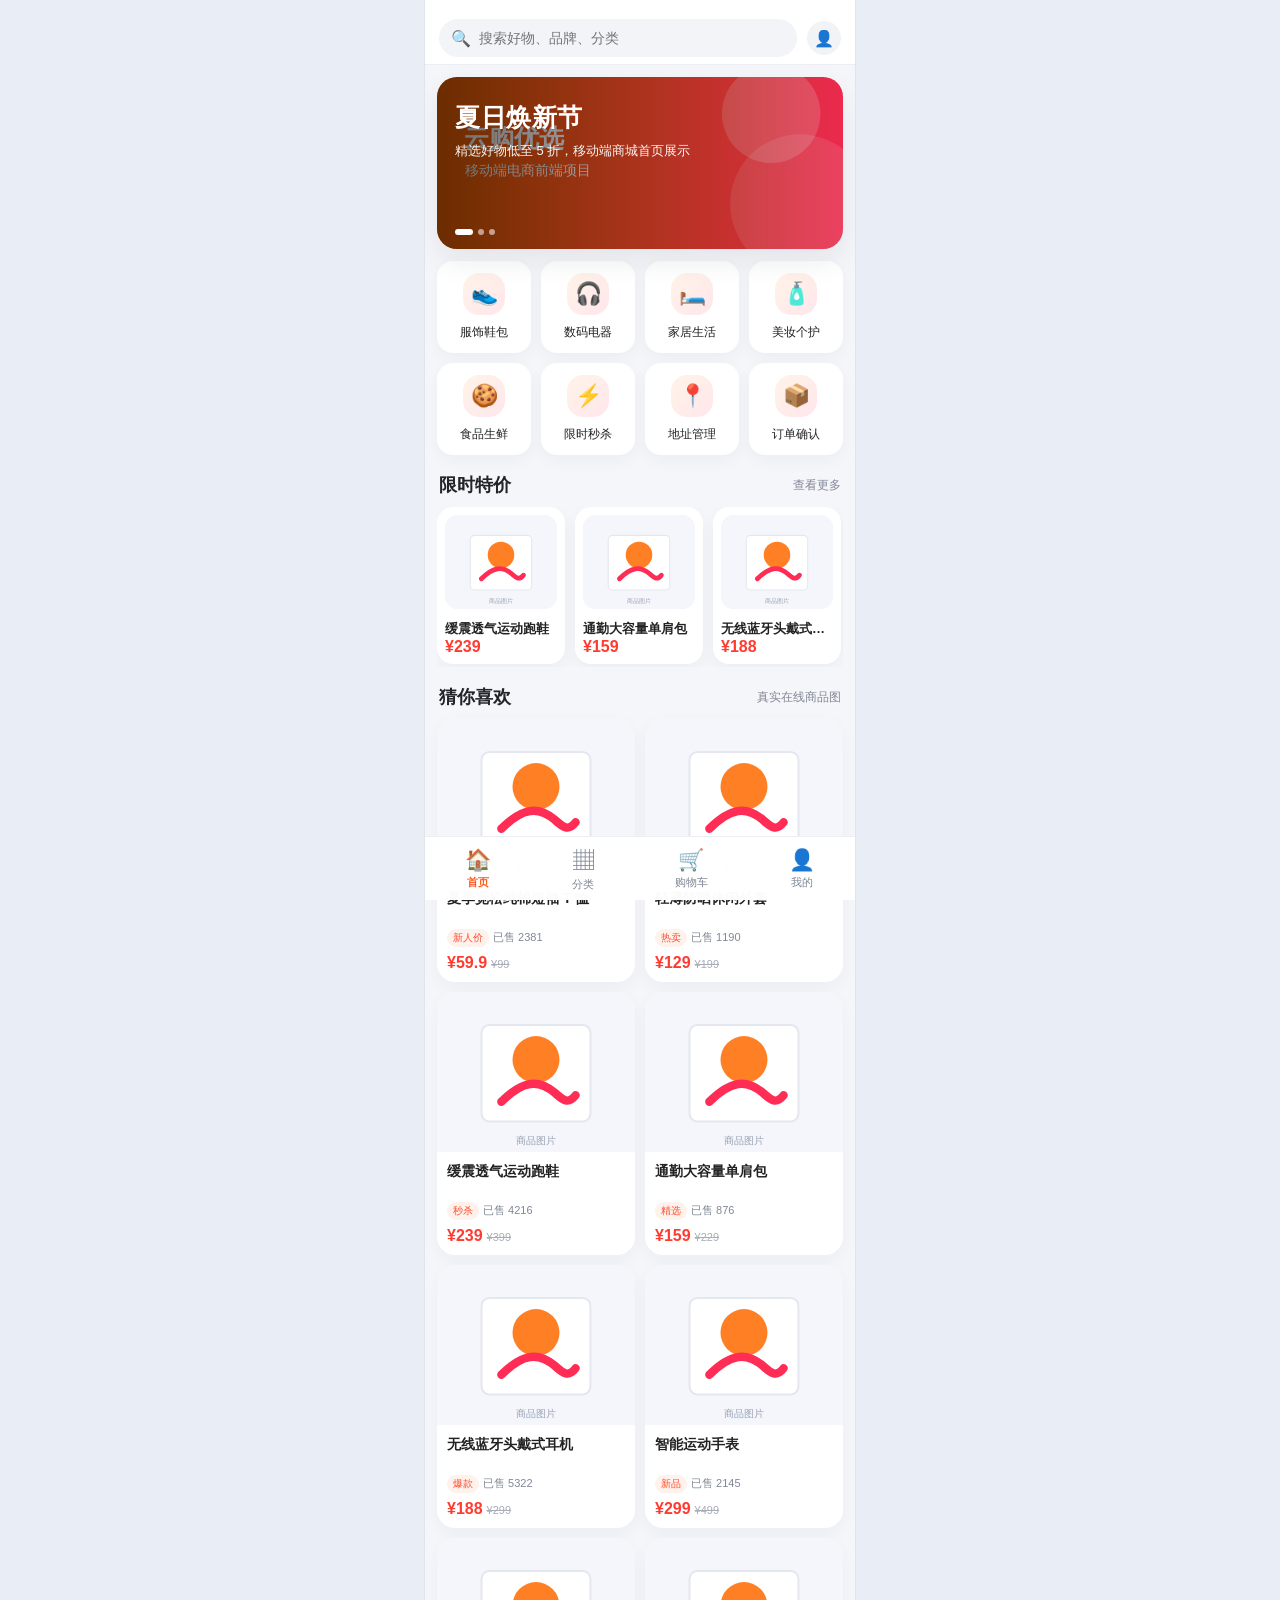
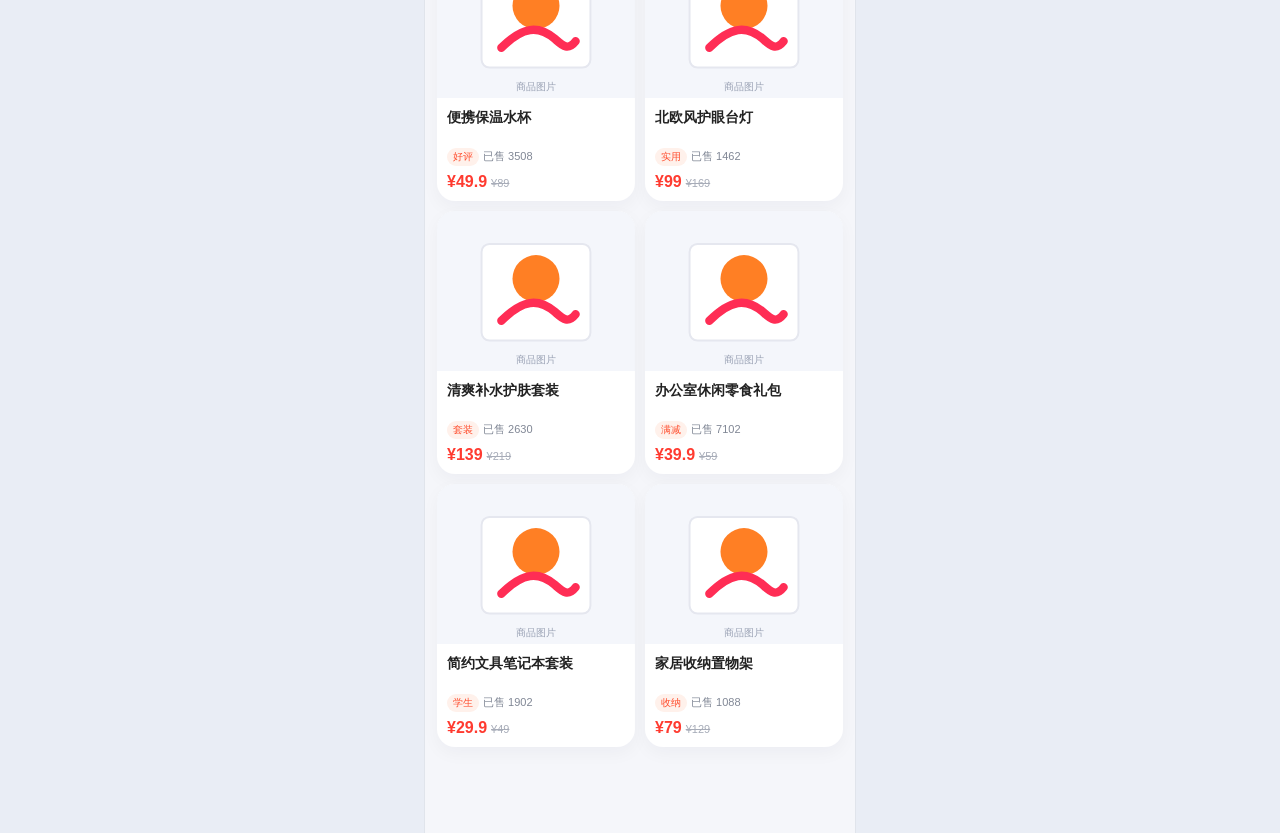
<file: mobile-mall-submit-fixed/index.html>
<!DOCTYPE html>
<html lang="zh-CN">
<head>
  <meta charset="UTF-8">
  <meta name="viewport" content="width=device-width, initial-scale=1.0">
  <title>云购优选 - 移动端电商首页</title>
  <link rel="stylesheet" href="css/style.css">
</head>
<body data-page="home">
  <main class="phone-shell">
    <div class="status-bar"></div>
    <header class="app-header">
      <div class="header-row">
        <div class="search-box">🔍 <input id="homeSearch" placeholder="搜索好物、品牌、分类"></div>
        <a class="icon-btn" href="user.html">👤</a>
      </div>
    </header>
    <section class="content">
      <div class="banner"></div>
      <div class="quick-grid">
        <a class="quick-item" href="category.html"><div class="quick-icon">👟</div><span>服饰鞋包</span></a>
        <a class="quick-item" href="category.html"><div class="quick-icon">🎧</div><span>数码电器</span></a>
        <a class="quick-item" href="category.html"><div class="quick-icon">🛏️</div><span>家居生活</span></a>
        <a class="quick-item" href="category.html"><div class="quick-icon">🧴</div><span>美妆个护</span></a>
        <a class="quick-item" href="category.html"><div class="quick-icon">🍪</div><span>食品生鲜</span></a>
        <a class="quick-item" href="list.html"><div class="quick-icon">⚡</div><span>限时秒杀</span></a>
        <a class="quick-item" href="address.html"><div class="quick-icon">📍</div><span>地址管理</span></a>
        <a class="quick-item" href="order.html"><div class="quick-icon">📦</div><span>订单确认</span></a>
      </div>
      <div class="section-title"><h3>限时特价</h3><a href="list.html">查看更多</a></div>
      <div class="flash-row" id="flashProducts"></div>
      <div class="section-title"><h3>猜你喜欢</h3><span>真实在线商品图</span></div>
      <div class="product-grid" id="homeProducts"></div>
    </section>
    <nav class="tabbar"></nav>
  </main>
  <script src="js/data.js"></script>
  <script src="js/main.js"></script>
</body>
</html>
</file>
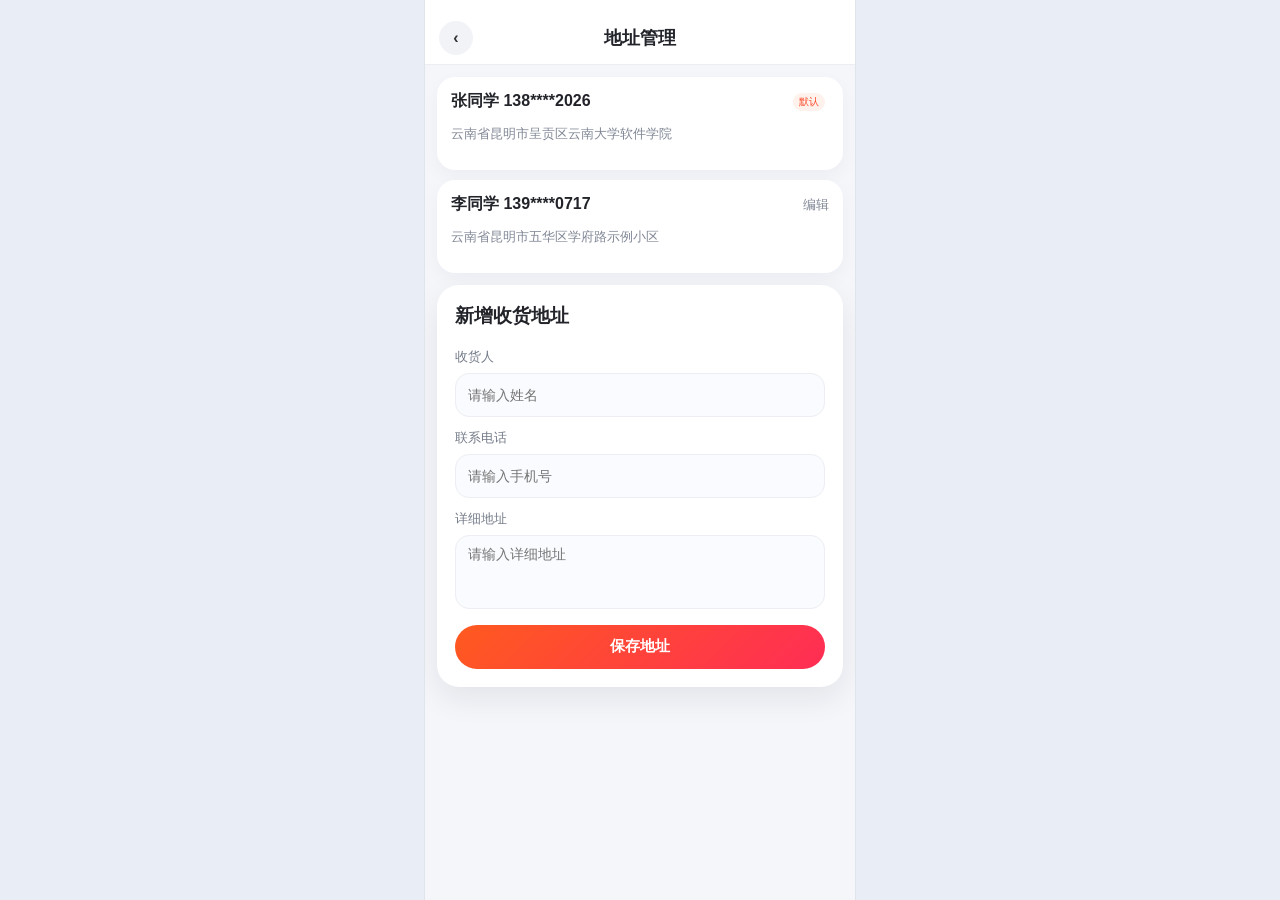
<file: mobile-mall-submit-fixed/address.html>
<!DOCTYPE html>
<html lang="zh-CN">
<head>
  <meta charset="UTF-8">
  <meta name="viewport" content="width=device-width, initial-scale=1.0">
  <title>地址管理 - 云购优选</title>
  <link rel="stylesheet" href="css/style.css">
</head>
<body data-page="address">
  <main class="phone-shell">
    <div class="status-bar"></div>
    <header class="app-header"><div class="header-row"><a class="back" href="user.html">‹</a><div class="page-title">地址管理</div><span style="width:34px"></span></div></header>
    <section class="content">
      <div id="addressList"></div>
      <div class="form-card">
        <h3 style="margin-top:0">新增收货地址</h3>
        <form>
          <div class="input-group"><label>收货人</label><input required placeholder="请输入姓名"></div>
          <div class="input-group"><label>联系电话</label><input required placeholder="请输入手机号"></div>
          <div class="input-group"><label>详细地址</label><textarea required placeholder="请输入详细地址"></textarea></div>
          <button class="btn block" type="submit">保存地址</button>
        </form>
      </div>
    </section>
  </main>
  <script src="js/data.js"></script><script src="js/main.js"></script>
</body>
</html>
</file>
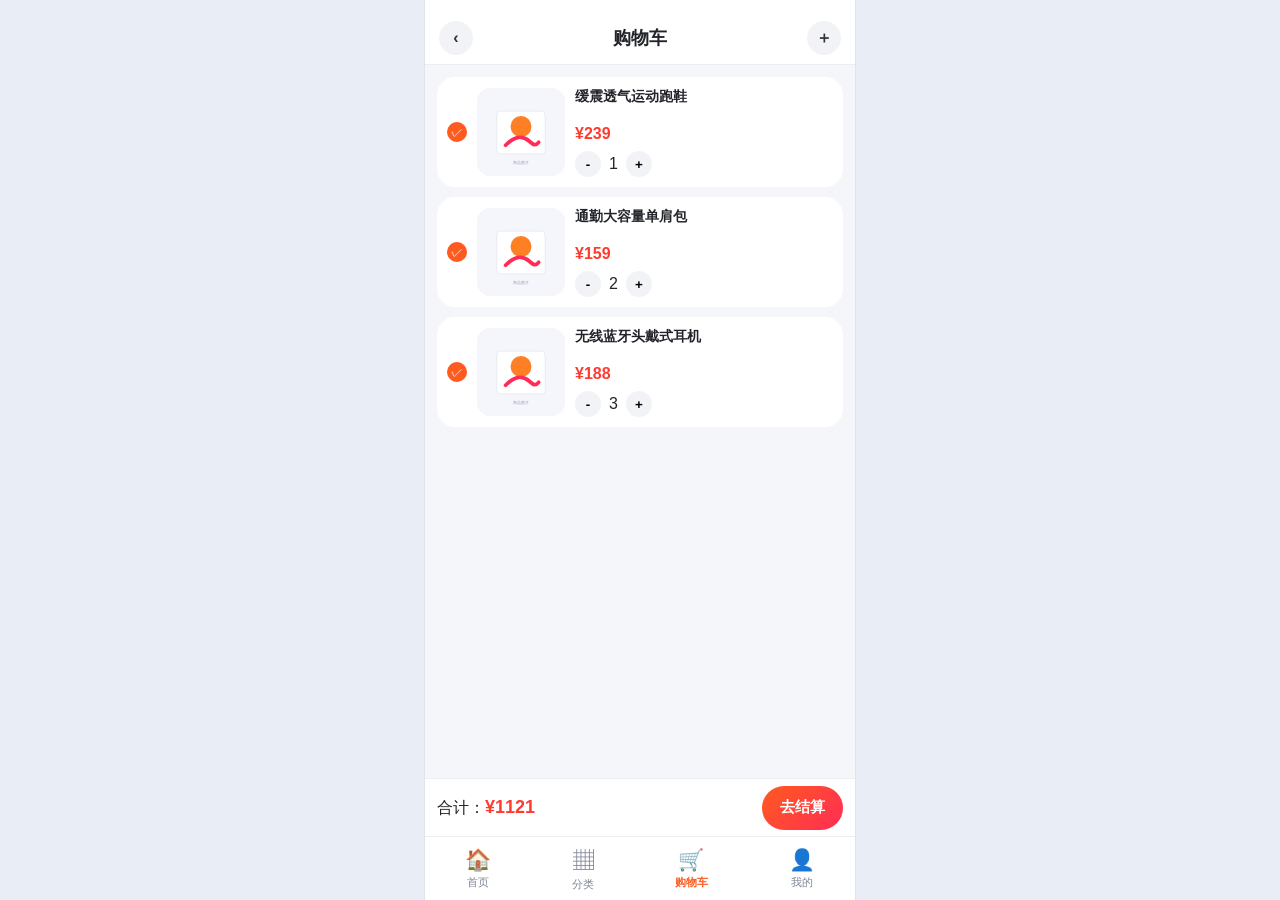
<file: mobile-mall-submit-fixed/cart.html>
<!DOCTYPE html>
<html lang="zh-CN">
<head>
  <meta charset="UTF-8">
  <meta name="viewport" content="width=device-width, initial-scale=1.0">
  <title>购物车 - 云购优选</title>
  <link rel="stylesheet" href="css/style.css">
</head>
<body data-page="cart">
  <main class="phone-shell">
    <div class="status-bar"></div>
    <header class="app-header"><div class="header-row"><a class="back" href="index.html">‹</a><div class="page-title">购物车</div><a class="icon-btn" href="list.html">＋</a></div></header>
    <section class="content"><div id="cartList"></div></section>
    <div class="settle-bar"><div>合计：<span class="total" id="cartTotal">¥0</span></div><a class="btn" href="order.html">去结算</a></div>
    <nav class="tabbar"></nav>
  </main>
  <script src="js/data.js"></script>
  <script src="js/main.js"></script>
</body>
</html>
</file>
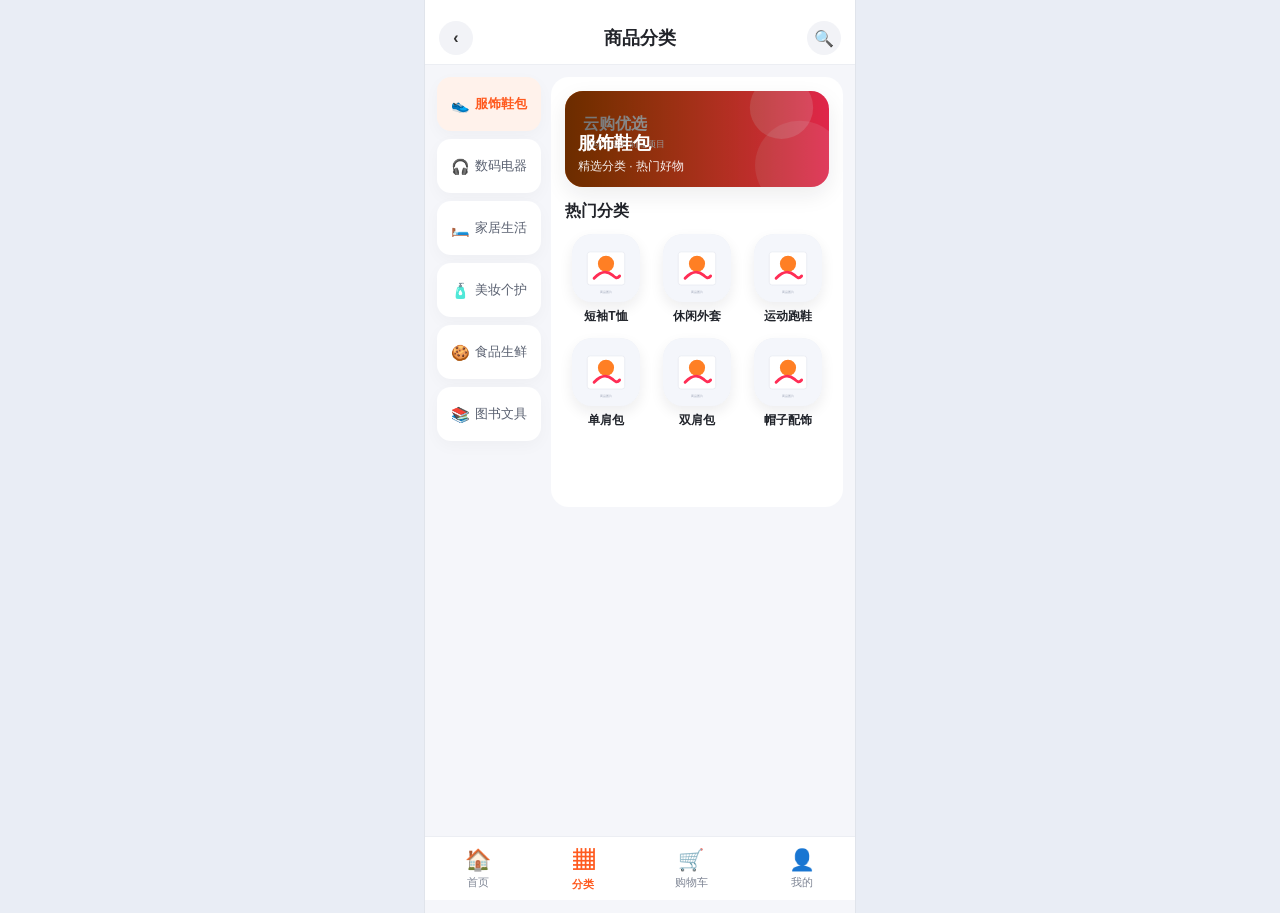
<file: mobile-mall-submit-fixed/category.html>
<!DOCTYPE html>
<html lang="zh-CN">
<head>
  <meta charset="UTF-8">
  <meta name="viewport" content="width=device-width, initial-scale=1.0">
  <title>商品分类 - 云购优选</title>
  <link rel="stylesheet" href="css/style.css">
</head>
<body data-page="category">
  <main class="phone-shell">
    <div class="status-bar"></div>
    <header class="app-header"><div class="header-row"><a class="back" href="index.html">‹</a><div class="page-title">商品分类</div><a class="icon-btn" href="list.html">🔍</a></div></header>
    <section class="content">
      <div class="category-layout">
        <aside class="category-side" id="categorySide"></aside>
        <section class="category-main" id="categoryMain"></section>
      </div>
    </section>
    <nav class="tabbar"></nav>
  </main>
  <script src="js/data.js"></script>
  <script src="js/main.js"></script>
</body>
</html>
</file>
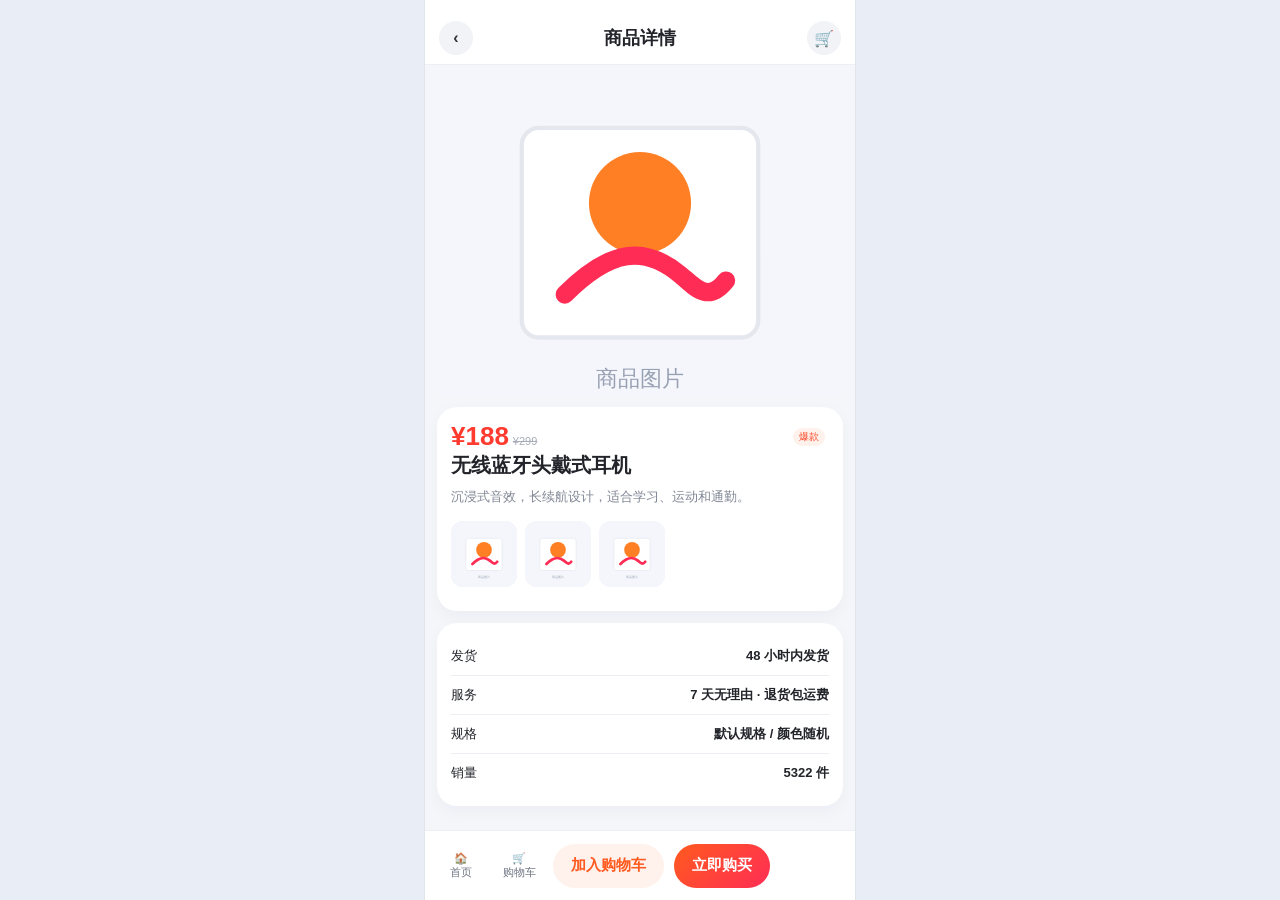
<file: mobile-mall-submit-fixed/detail.html>
<!DOCTYPE html>
<html lang="zh-CN">
<head>
  <meta charset="UTF-8">
  <meta name="viewport" content="width=device-width, initial-scale=1.0">
  <title>商品详情 - 云购优选</title>
  <link rel="stylesheet" href="css/style.css">
</head>
<body data-page="detail">
  <main class="phone-shell">
    <div class="status-bar"></div>
    <header class="app-header"><div class="header-row"><a class="back" href="list.html">‹</a><div class="page-title">商品详情</div><a class="icon-btn" href="cart.html">🛒</a></div></header>
    <section id="detailPage" style="padding-bottom:82px"></section>
    <div class="buybar"><a class="mini" href="index.html">🏠<br>首页</a><a class="mini" href="cart.html">🛒<br>购物车</a><button class="btn light" id="addCart">加入购物车</button><button class="btn" id="buyNow">立即购买</button></div>
  </main>
  <script src="js/data.js"></script>
  <script src="js/main.js"></script>
</body>
</html>
</file>
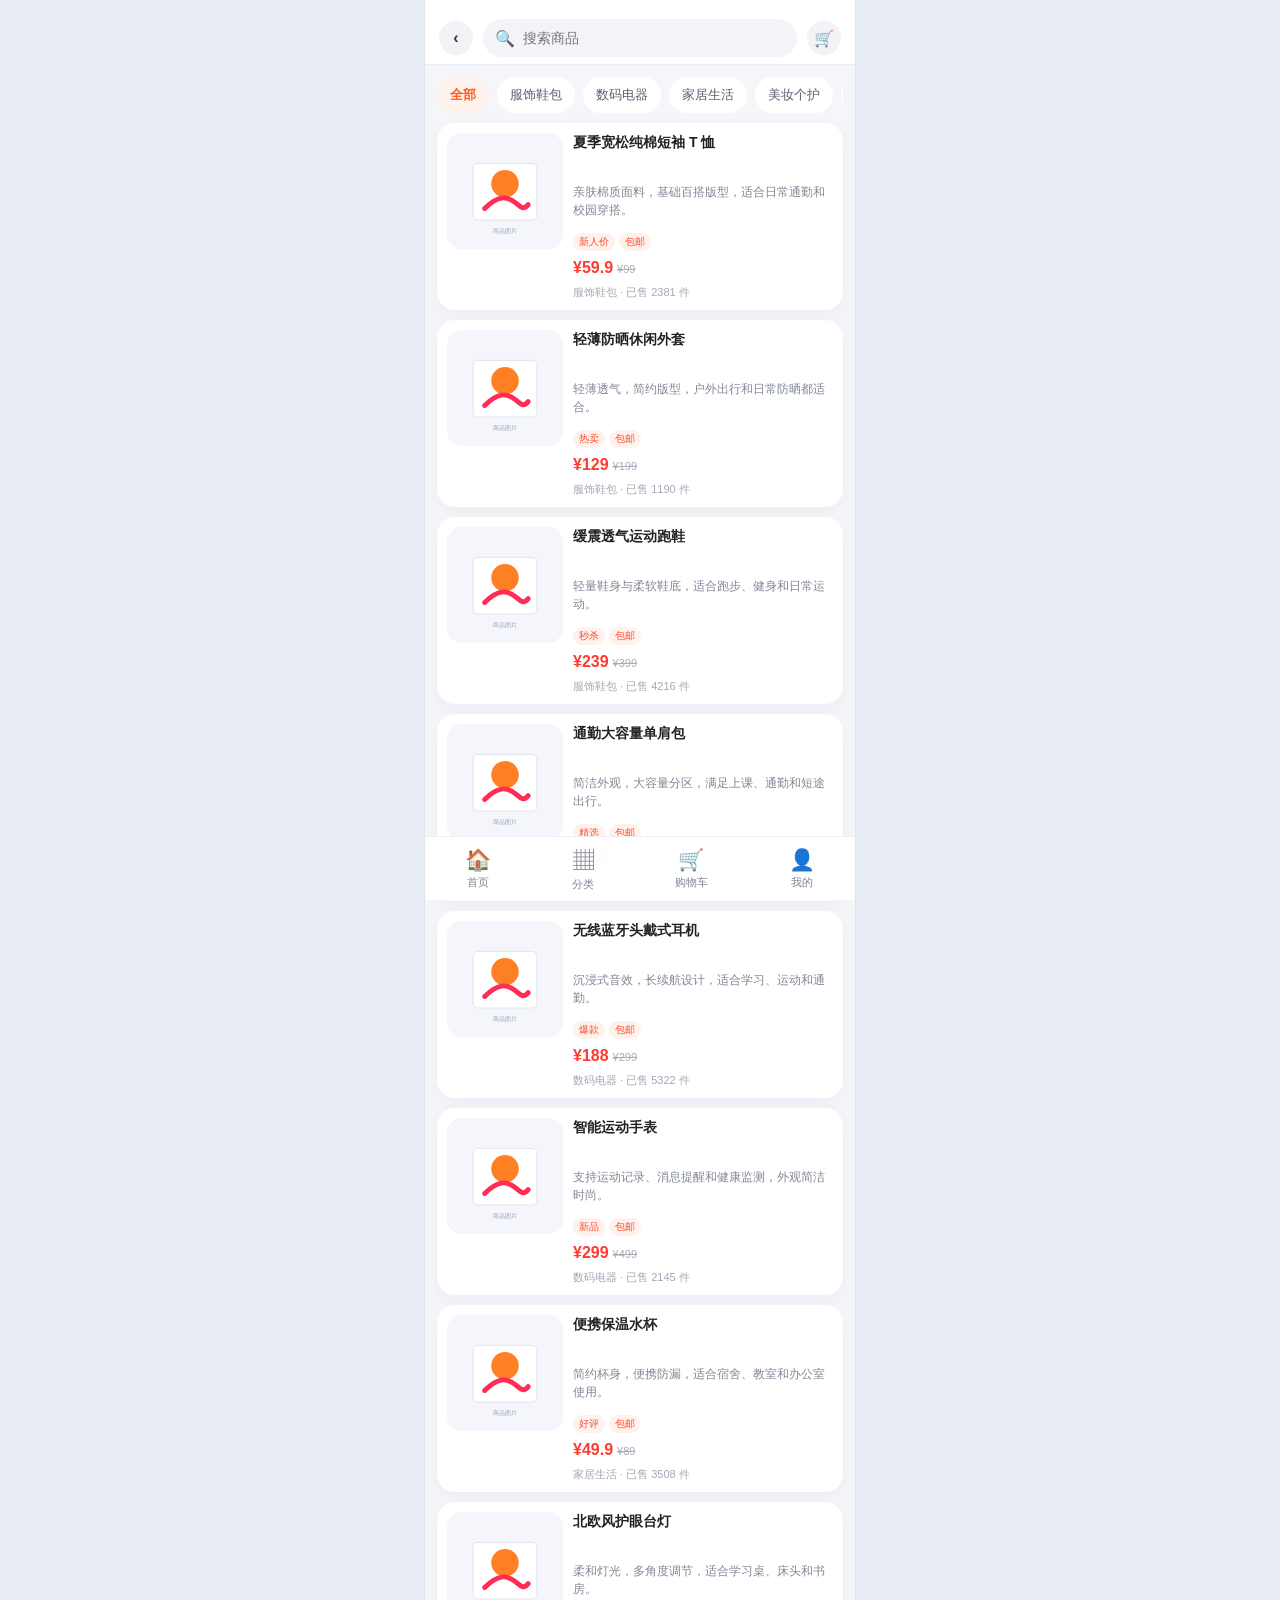
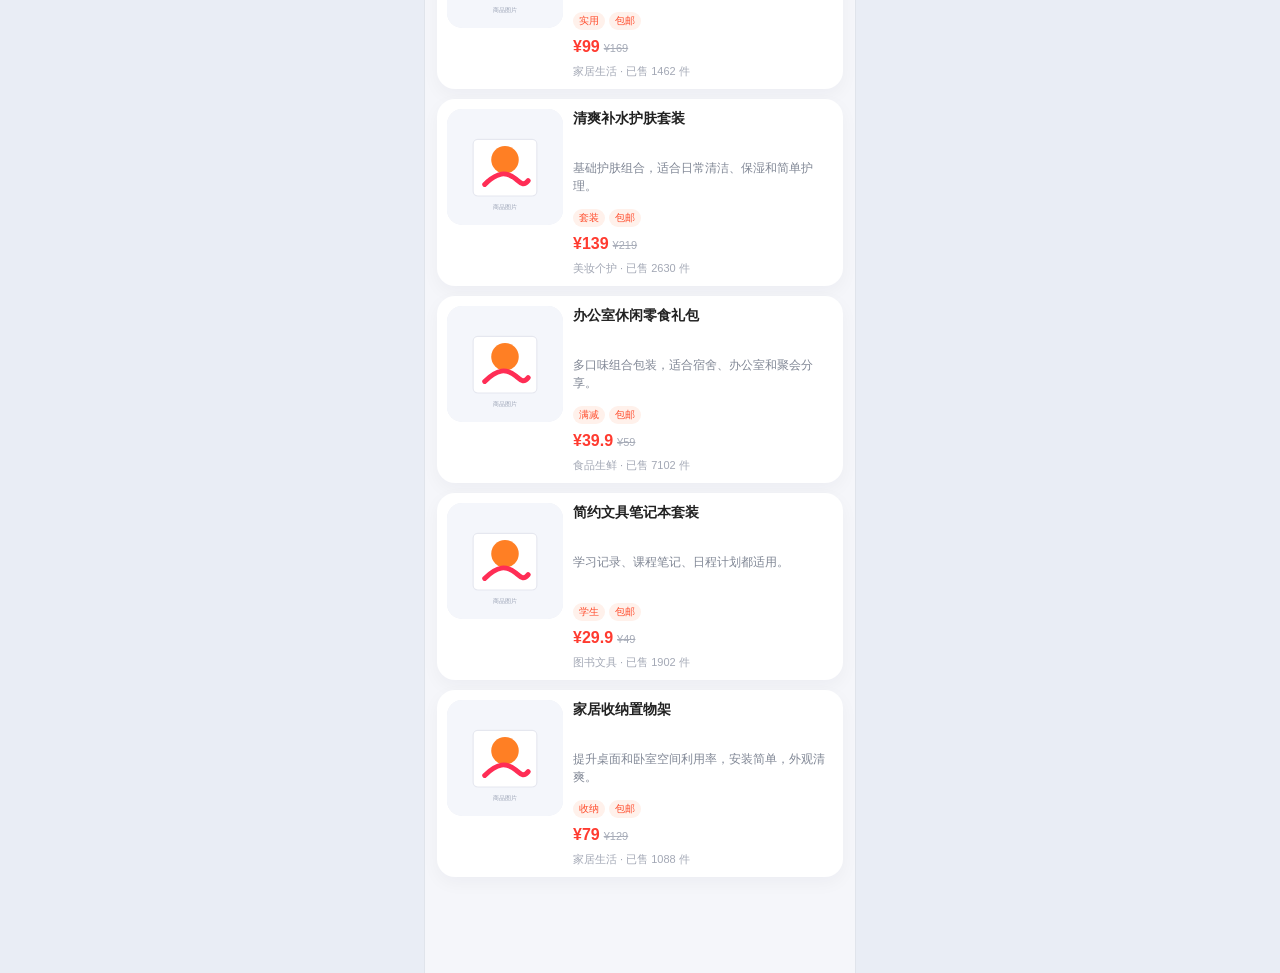
<file: mobile-mall-submit-fixed/list.html>
<!DOCTYPE html>
<html lang="zh-CN">
<head>
  <meta charset="UTF-8">
  <meta name="viewport" content="width=device-width, initial-scale=1.0">
  <title>商品列表 - 云购优选</title>
  <link rel="stylesheet" href="css/style.css">
</head>
<body data-page="list">
  <main class="phone-shell">
    <div class="status-bar"></div>
    <header class="app-header"><div class="header-row"><a class="back" href="index.html">‹</a><div class="search-box">🔍 <input placeholder="搜索商品"></div><a class="icon-btn" href="cart.html">🛒</a></div></header>
    <section class="content">
      <div class="filter-bar" id="filterBar"></div>
      <div id="listProducts"></div>
    </section>
    <nav class="tabbar"></nav>
  </main>
  <script src="js/data.js"></script>
  <script src="js/main.js"></script>
</body>
</html>
</file>
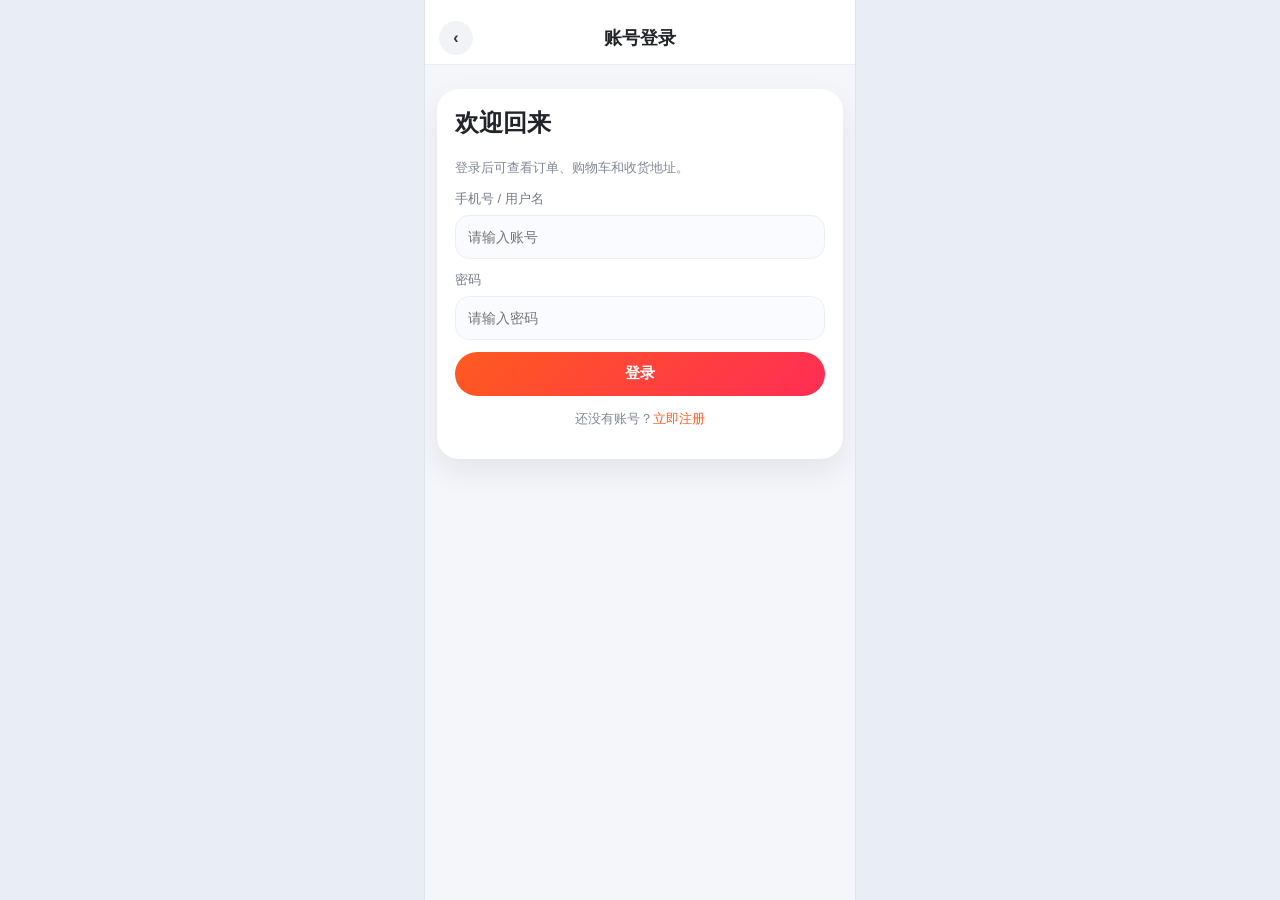
<file: mobile-mall-submit-fixed/login.html>
<!DOCTYPE html>
<html lang="zh-CN">
<head>
  <meta charset="UTF-8">
  <meta name="viewport" content="width=device-width, initial-scale=1.0">
  <title>登录 - 云购优选</title>
  <link rel="stylesheet" href="css/style.css">
</head>
<body data-page="login">
  <main class="phone-shell">
    <div class="status-bar"></div>
    <header class="app-header"><div class="header-row"><a class="back" href="index.html">‹</a><div class="page-title">账号登录</div><span style="width:34px"></span></div></header>
    <section class="content">
      <div class="form-card">
        <h2 style="margin-top:0">欢迎回来</h2><p class="muted">登录后可查看订单、购物车和收货地址。</p>
        <form>
          <div class="input-group"><label>手机号 / 用户名</label><input required placeholder="请输入账号"></div>
          <div class="input-group"><label>密码</label><input required type="password" placeholder="请输入密码"></div>
          <button class="btn block" type="submit">登录</button>
        </form>
        <p class="helper">还没有账号？<a href="register.html">立即注册</a></p>
      </div>
    </section>
  </main>
  <script src="js/data.js"></script><script src="js/main.js"></script>
</body>
</html>
</file>
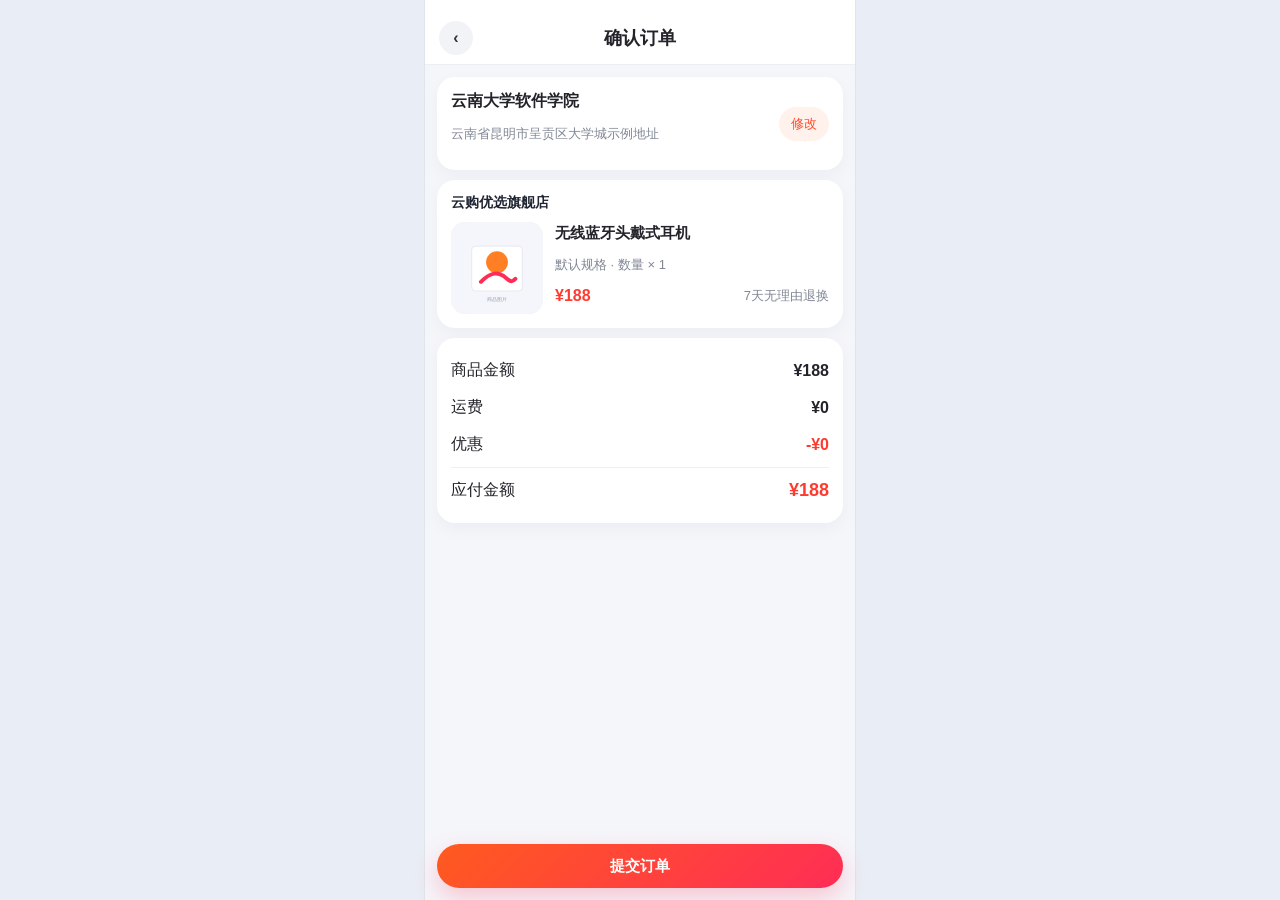
<file: mobile-mall-submit-fixed/order.html>
<!DOCTYPE html>
<html lang="zh-CN">
<head>
  <meta charset="UTF-8">
  <meta name="viewport" content="width=device-width, initial-scale=1.0">
  <title>订单确认 - 云购优选</title>
  <link rel="stylesheet" href="css/style.css">
</head>
<body data-page="order">
  <main class="phone-shell">
    <div class="status-bar"></div>
    <header class="app-header"><div class="header-row"><a class="back" href="cart.html">‹</a><div class="page-title">确认订单</div><span style="width:34px"></span></div></header>
    <section class="content order-content"><div id="orderItem"></div><a class="btn block order-submit" href="user.html" onclick="alert('订单提交成功')">提交订单</a></section>
  </main>
  <script src="js/data.js"></script><script src="js/main.js"></script>
</body>
</html>
</file>
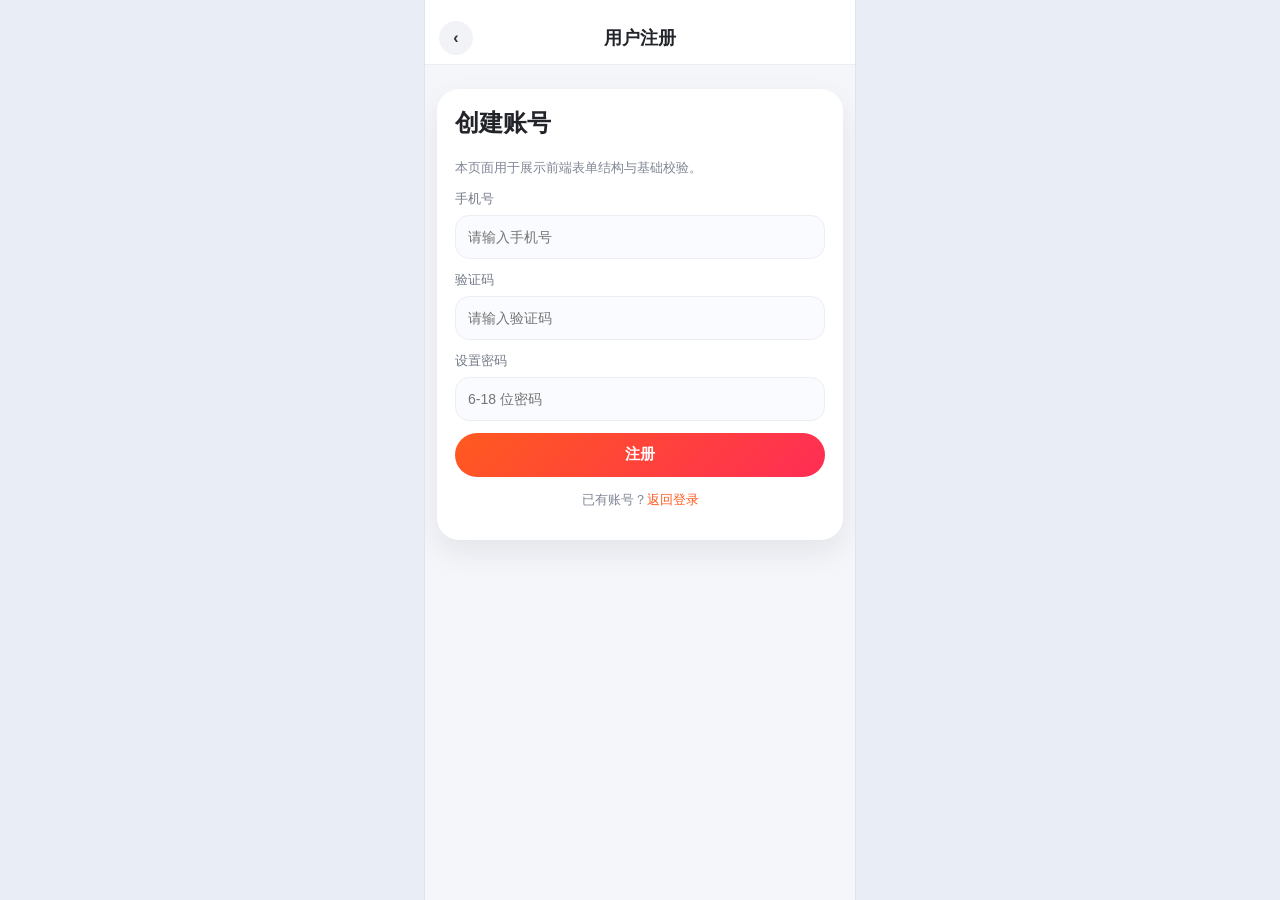
<file: mobile-mall-submit-fixed/register.html>
<!DOCTYPE html>
<html lang="zh-CN">
<head>
  <meta charset="UTF-8">
  <meta name="viewport" content="width=device-width, initial-scale=1.0">
  <title>注册 - 云购优选</title>
  <link rel="stylesheet" href="css/style.css">
</head>
<body data-page="register">
  <main class="phone-shell">
    <div class="status-bar"></div>
    <header class="app-header"><div class="header-row"><a class="back" href="login.html">‹</a><div class="page-title">用户注册</div><span style="width:34px"></span></div></header>
    <section class="content">
      <div class="form-card">
        <h2 style="margin-top:0">创建账号</h2><p class="muted">本页面用于展示前端表单结构与基础校验。</p>
        <form>
          <div class="input-group"><label>手机号</label><input required placeholder="请输入手机号"></div>
          <div class="input-group"><label>验证码</label><input required placeholder="请输入验证码"></div>
          <div class="input-group"><label>设置密码</label><input required type="password" placeholder="6-18 位密码"></div>
          <button class="btn block" type="submit">注册</button>
        </form>
        <p class="helper">已有账号？<a href="login.html">返回登录</a></p>
      </div>
    </section>
  </main>
  <script src="js/data.js"></script><script src="js/main.js"></script>
</body>
</html>
</file>
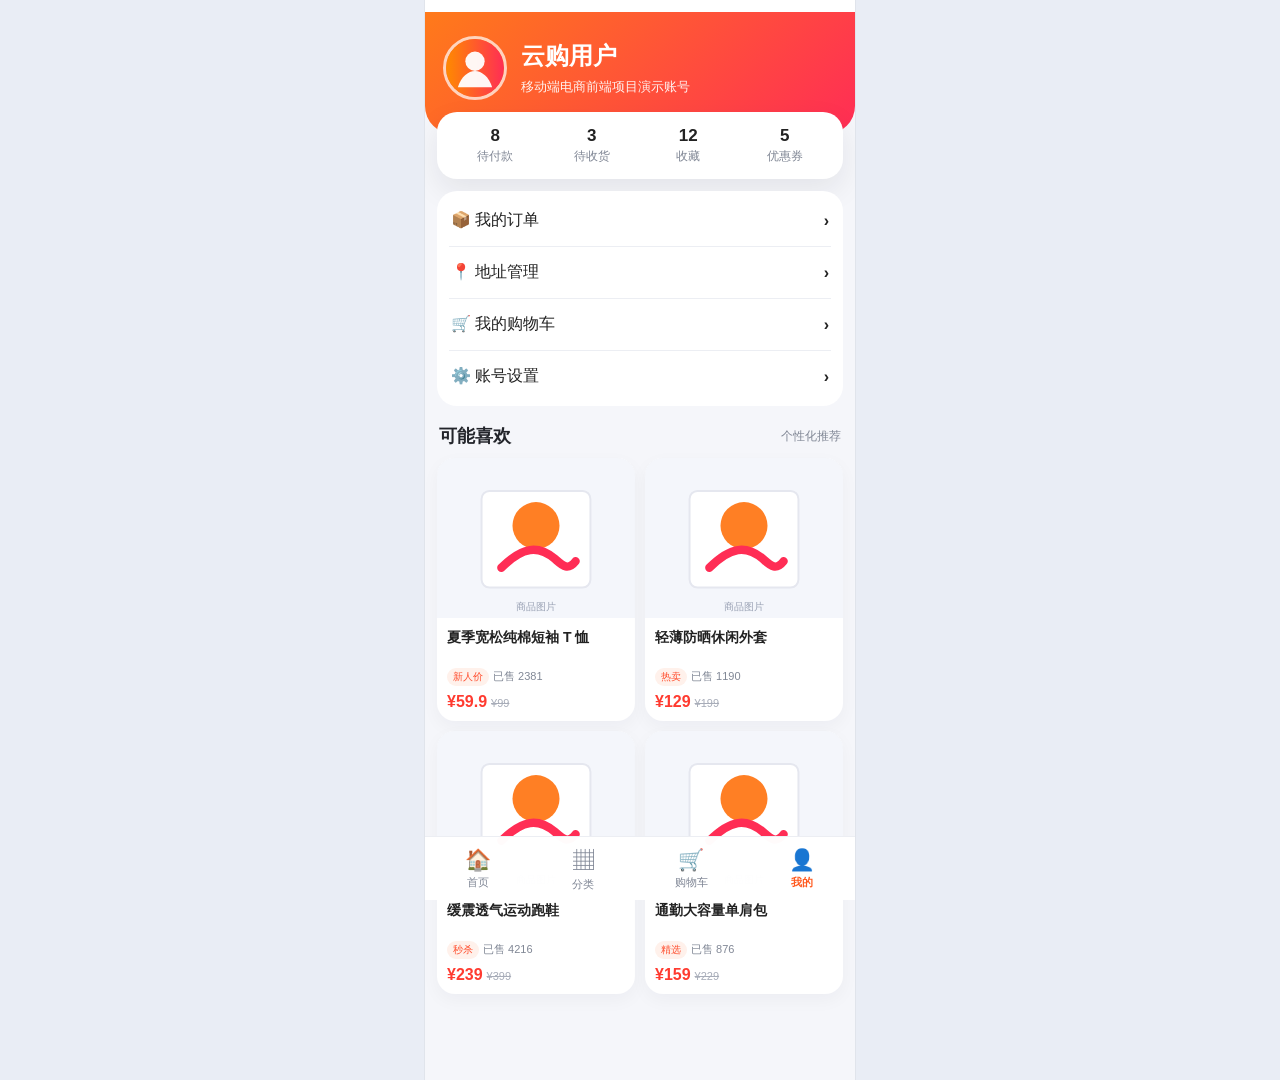
<file: mobile-mall-submit-fixed/user.html>
<!DOCTYPE html>
<html lang="zh-CN">
<head>
  <meta charset="UTF-8">
  <meta name="viewport" content="width=device-width, initial-scale=1.0">
  <title>我的 - 云购优选</title>
  <link rel="stylesheet" href="css/style.css">
</head>
<body data-page="user">
  <main class="phone-shell">
    <div class="status-bar"></div>
    <section class="user-head">
      <div class="user-info"><img class="avatar" src="assets/avatar.svg" alt="头像"><div><h2>云购用户</h2><p>移动端电商前端项目演示账号</p></div></div>
    </section>
    <div class="stats"><div><b>8</b><span>待付款</span></div><div><b>3</b><span>待收货</span></div><div><b>12</b><span>收藏</span></div><div><b>5</b><span>优惠券</span></div></div>
    <section class="menu-card">
      <a class="menu-row" href="order.html"><span>📦 我的订单</span><b>›</b></a>
      <a class="menu-row" href="address.html"><span>📍 地址管理</span><b>›</b></a>
      <a class="menu-row" href="cart.html"><span>🛒 我的购物车</span><b>›</b></a>
      <a class="menu-row" href="login.html"><span>⚙️ 账号设置</span><b>›</b></a>
    </section>
    <section class="content" style="padding-top:0"><div class="section-title"><h3>可能喜欢</h3><span>个性化推荐</span></div><div class="product-grid" id="userRec"></div></section>
    <nav class="tabbar"></nav>
  </main>
  <script src="js/data.js"></script><script src="js/main.js"></script>
</body>
</html>
</file>
<file: mobile-mall-submit-fixed/css/style.css>
:root{
  --brand:#ff5a1f;
  --brand2:#ff2d55;
  --bg:#f5f6fa;
  --card:#ffffff;
  --text:#22242a;
  --muted:#808795;
  --line:#eceef3;
  --green:#08b66f;
  --shadow:0 12px 30px rgba(24,28,41,.08);
}
*{box-sizing:border-box} body{margin:0;background:#e9edf5;color:var(--text);font-family:-apple-system,BlinkMacSystemFont,"Segoe UI","PingFang SC","Microsoft YaHei",Arial,sans-serif}.phone-shell{width:min(100vw,430px);min-height:100vh;margin:0 auto;background:var(--bg);position:relative;overflow:hidden;box-shadow:0 0 0 1px rgba(0,0,0,.04)}.status-bar{height:12px;background:#fff}.app-header{position:sticky;top:0;z-index:10;background:rgba(255,255,255,.96);backdrop-filter:blur(12px);border-bottom:1px solid var(--line)}.header-row{height:52px;display:flex;align-items:center;gap:10px;padding:0 14px}.page-title{font-size:18px;font-weight:800;flex:1;text-align:center}.back,.icon-btn{width:34px;height:34px;border-radius:17px;background:#f2f3f7;display:grid;place-items:center;text-decoration:none;color:#333;font-weight:700}.search-box{height:38px;border-radius:22px;background:#f3f4f8;display:flex;align-items:center;gap:6px;padding:0 12px;flex:1;color:#8b91a0}.search-box input{border:0;outline:0;background:transparent;width:100%;font-size:14px}.content{padding:12px 12px 86px}.banner{height:172px;border-radius:20px;overflow:hidden;position:relative;background:#ddd;box-shadow:var(--shadow)}.banner img{width:100%;height:100%;object-fit:cover;display:block}.banner::after{content:"";position:absolute;inset:0;background:linear-gradient(90deg,rgba(0,0,0,.58),rgba(0,0,0,.08))}.banner-text{position:absolute;left:18px;top:24px;color:#fff;z-index:2}.banner-text h2{margin:0 0 8px;font-size:25px;letter-spacing:.5px}.banner-text p{margin:0;font-size:13px;opacity:.95}.dots{position:absolute;left:18px;bottom:14px;display:flex;gap:5px;z-index:2}.dot{width:6px;height:6px;border-radius:6px;background:rgba(255,255,255,.55)}.dot.active{width:18px;background:#fff}.quick-grid{display:grid;grid-template-columns:repeat(4,1fr);gap:10px;margin-top:12px}.quick-item{background:#fff;border-radius:16px;padding:12px 4px;text-align:center;text-decoration:none;color:#222;box-shadow:0 6px 18px rgba(20,25,40,.04)}.quick-icon{width:42px;height:42px;margin:0 auto 7px;border-radius:16px;display:grid;place-items:center;background:linear-gradient(135deg,#fff4e8,#ffe6ec);font-size:22px}.quick-item span{font-size:12px}.section-title{display:flex;align-items:center;justify-content:space-between;margin:18px 2px 10px}.section-title h3{margin:0;font-size:18px}.section-title a,.section-title span{font-size:12px;color:var(--muted);text-decoration:none}.flash-row{display:flex;gap:10px;overflow-x:auto;padding-bottom:3px}.flash-row::-webkit-scrollbar{display:none}.flash-card{min-width:128px;background:#fff;border-radius:16px;padding:8px;text-decoration:none;color:#222;box-shadow:0 6px 18px rgba(20,25,40,.04)}.flash-card img{width:100%;height:94px;object-fit:cover;border-radius:13px;background:#f1f2f6}.flash-card b{display:block;margin-top:7px;font-size:13px;white-space:nowrap;overflow:hidden;text-overflow:ellipsis}.price{color:#ff3b30;font-weight:900}.old-price{color:#a7acb8;font-size:11px;text-decoration:line-through;margin-left:4px}.product-grid{display:grid;grid-template-columns:repeat(2,1fr);gap:10px}.product-card{background:#fff;border-radius:18px;overflow:hidden;text-decoration:none;color:#222;box-shadow:0 6px 18px rgba(20,25,40,.04)}.product-card img{width:100%;height:160px;object-fit:cover;background:#f1f2f6;display:block}.product-info{padding:10px}.product-title{height:38px;font-size:14px;font-weight:700;line-height:19px;overflow:hidden}.product-meta{font-size:11px;color:var(--muted);margin-top:6px}.badge{display:inline-block;font-size:10px;color:#ff4d2d;background:#fff1eb;border-radius:12px;padding:2px 6px;margin-right:4px}.tabbar{position:fixed;left:50%;bottom:0;transform:translateX(-50%);width:min(100vw,430px);height:64px;background:rgba(255,255,255,.98);border-top:1px solid var(--line);display:flex;justify-content:space-around;align-items:center;z-index:20}.tabbar a{text-decoration:none;color:#7e8594;font-size:11px;display:flex;flex-direction:column;align-items:center;gap:3px}.tabbar a.active{color:var(--brand);font-weight:800}.tabbar i{font-style:normal;font-size:21px}.category-layout{display:flex;gap:10px}.category-side{width:92px;display:flex;flex-direction:column;gap:8px}.cat-btn{border:0;background:#fff;border-radius:14px;padding:13px 4px;font-size:13px;color:#596070}.cat-btn.active{background:#fff2eb;color:var(--brand);font-weight:800}.category-main{flex:1;background:#fff;border-radius:18px;padding:12px}.cat-panel{display:none}.cat-panel.active{display:block}.cat-panel h3{margin:2px 0 12px}.cat-grid{display:grid;grid-template-columns:repeat(3,1fr);gap:12px}.cat-item{text-align:center;text-decoration:none;color:#222;font-size:12px}.cat-item img{width:58px;height:58px;border-radius:16px;object-fit:cover;background:#f1f2f6}.filter-bar{display:flex;gap:8px;overflow-x:auto;margin-bottom:10px}.filter-bar button,.chip{border:0;border-radius:18px;background:#fff;padding:9px 13px;font-size:13px;color:#596070;white-space:nowrap}.filter-bar button.active,.chip.active{background:#fff1eb;color:var(--brand);font-weight:800}.list-card{display:flex;gap:10px;background:#fff;border-radius:18px;padding:10px;margin-bottom:10px;text-decoration:none;color:#222;box-shadow:0 6px 18px rgba(20,25,40,.04)}.list-card img{width:116px;height:116px;object-fit:cover;border-radius:15px;background:#f1f2f6}.list-card .desc{font-size:12px;color:var(--muted);line-height:1.5;height:36px;overflow:hidden}.sale{font-size:11px;color:#a3a8b5;margin-top:8px}.detail-hero{background:#fff;border-radius:0 0 24px 24px;overflow:hidden}.detail-hero img{width:100%;height:330px;object-fit:cover;background:#f1f2f6;display:block}.detail-card{background:#fff;border-radius:20px;margin:12px;padding:14px;box-shadow:0 6px 18px rgba(20,25,40,.04)}.detail-title{font-size:20px;font-weight:900;line-height:1.35}.detail-sub{color:var(--muted);font-size:13px;line-height:1.6;margin-top:8px}.thumbs{display:flex;gap:8px;margin:10px 0}.thumbs img{width:66px;height:66px;object-fit:cover;border-radius:12px;background:#f1f2f6}.spec-row{display:flex;justify-content:space-between;padding:10px 0;border-bottom:1px solid var(--line);font-size:13px}.spec-row:last-child{border-bottom:0}.buybar{position:fixed;left:50%;bottom:0;transform:translateX(-50%);width:min(100vw,430px);height:70px;background:#fff;border-top:1px solid var(--line);display:flex;align-items:center;gap:10px;padding:9px 12px;z-index:30}.buybar .mini{width:48px;text-align:center;text-decoration:none;color:#6e7482;font-size:11px}.btn{border:0;border-radius:24px;height:44px;padding:0 18px;font-size:15px;font-weight:800;background:linear-gradient(135deg,var(--brand),var(--brand2));color:#fff;text-decoration:none;display:inline-flex;align-items:center;justify-content:center}.btn.light{background:#fff1eb;color:var(--brand)}.btn.block{width:100%}.cart-item{display:flex;gap:10px;align-items:center;background:#fff;border-radius:18px;padding:10px;margin-bottom:10px}.check{width:20px;height:20px;border-radius:10px;background:var(--brand);display:grid;place-items:center;color:#fff;font-size:12px}.cart-item img{width:88px;height:88px;object-fit:cover;border-radius:14px;background:#f1f2f6}.cart-info{flex:1}.qty{display:flex;align-items:center;gap:8px;margin-top:8px}.qty button{width:26px;height:26px;border:0;border-radius:13px;background:#f2f3f7;font-weight:900}.settle-bar{position:fixed;left:50%;bottom:64px;transform:translateX(-50%);width:min(100vw,430px);height:58px;background:#fff;border-top:1px solid var(--line);display:flex;align-items:center;justify-content:space-between;padding:0 12px;z-index:25}.form-card{background:#fff;border-radius:22px;padding:18px;margin-top:12px;box-shadow:var(--shadow)}.input-group{margin-bottom:12px}.input-group label{display:block;font-size:13px;color:#747b89;margin-bottom:7px}.input-group input,.input-group textarea{width:100%;border:1px solid var(--line);border-radius:14px;height:44px;padding:0 12px;outline:0;font-size:14px;background:#fafbfe}.input-group textarea{height:74px;padding-top:10px;resize:none}.helper{text-align:center;color:var(--muted);font-size:13px;margin-top:14px}.helper a{color:var(--brand);text-decoration:none}.user-head{background:linear-gradient(135deg,#ff7a1a,#ff2d55);border-radius:0 0 28px 28px;padding:24px 18px 34px;color:#fff}.user-info{display:flex;align-items:center;gap:14px}.avatar{width:64px;height:64px;border-radius:32px;border:3px solid rgba(255,255,255,.7)}.user-info h2{margin:0 0 6px}.user-info p{margin:0;opacity:.92;font-size:13px}.stats{display:grid;grid-template-columns:repeat(4,1fr);gap:8px;margin:-22px 12px 12px;background:#fff;border-radius:20px;padding:14px;box-shadow:var(--shadow);text-align:center}.stats b{display:block;color:#222;font-size:17px}.stats span{font-size:12px;color:var(--muted)}.menu-card{background:#fff;border-radius:20px;margin:12px;padding:4px 12px}.menu-row{display:flex;align-items:center;justify-content:space-between;padding:15px 2px;border-bottom:1px solid var(--line);text-decoration:none;color:#222}.menu-row:last-child{border-bottom:0}.order-card,.address-card{background:#fff;border-radius:18px;padding:14px;margin-bottom:10px;box-shadow:0 6px 18px rgba(20,25,40,.04)}.row{display:flex;align-items:center;justify-content:space-between;gap:8px}.muted{color:var(--muted);font-size:13px}.total{font-size:18px;font-weight:900;color:#ff3b30}.empty-note{text-align:center;color:var(--muted);font-size:13px;margin:16px 0}@media (max-width:360px){.product-card img{height:140px}.detail-hero img{height:290px}.quick-grid{gap:8px}.content{padding-left:10px;padding-right:10px}}


/* 分类页优化：避免同图重复、文字错位和大面积空白 */
.category-layout{align-items:flex-start;min-height:calc(100vh - 150px)}
.category-side{width:104px;flex-shrink:0;position:sticky;top:76px}
.cat-btn{width:100%;min-height:54px;display:flex;align-items:center;justify-content:center;gap:5px;line-height:1.2;white-space:nowrap;box-shadow:0 5px 16px rgba(20,25,40,.03)}
.cat-btn-icon{font-size:15px;line-height:1}
.category-main{min-height:430px;padding:14px;overflow:hidden}
.cat-hero{height:96px;border-radius:18px;overflow:hidden;position:relative;margin-bottom:14px;background:#f3f4f8;color:#fff;box-shadow:0 8px 22px rgba(20,25,40,.08)}
.cat-hero img{width:100%;height:100%;object-fit:cover;display:block;filter:saturate(1.05)}
.cat-hero::after{content:"";position:absolute;inset:0;background:linear-gradient(90deg,rgba(0,0,0,.58),rgba(0,0,0,.12))}
.cat-hero div{position:absolute;left:13px;bottom:12px;z-index:1;display:flex;flex-direction:column;gap:3px}
.cat-hero b{font-size:18px;letter-spacing:.2px}
.cat-hero span{font-size:12px;opacity:.92}
.cat-panel h3{font-size:16px;margin:2px 0 12px}
.cat-grid{grid-template-columns:repeat(3,minmax(0,1fr));gap:14px 9px}
.cat-item{display:flex;flex-direction:column;align-items:center;min-width:0;font-size:12px;font-weight:600;color:#20232a}
.cat-item img{width:68px;height:68px;border-radius:20px;display:block;box-shadow:0 6px 14px rgba(20,25,40,.08)}
.cat-item span{display:block;width:100%;margin-top:7px;line-height:1.25;text-align:center;white-space:nowrap;overflow:hidden;text-overflow:ellipsis;word-break:keep-all}
@media (max-width:380px){.category-side{width:94px}.cat-grid{gap:12px 7px}.cat-item img{width:60px;height:60px}.cat-item span{font-size:11px}.category-main{padding:12px}.cat-btn{font-size:12px}}


/* order page fixed styles */
/* 订单页样式：商品卡片与底部提交按钮 */
.order-address b{font-size:16px}
.order-address .chip{background:#fff1eb;color:#ff4d2d;text-decoration:none;border-radius:18px;padding:8px 12px;flex-shrink:0}
.order-shop-title{font-size:14px;font-weight:800;margin-bottom:10px;color:#202532}
.order-product{display:flex;gap:12px;align-items:flex-start}
.order-img{width:92px!important;height:92px!important;max-width:92px!important;min-width:92px!important;object-fit:cover!important;border-radius:14px;background:#f1f2f6;display:block;flex-shrink:0}
.order-product-info{flex:1;min-width:0}
.order-product-info b{display:block;font-size:15px;line-height:1.4;max-height:42px;overflow:hidden}
.order-price-row{display:flex;align-items:center;justify-content:space-between;margin-top:12px;gap:8px}
.order-summary .row{padding:8px 0}
.final-pay{border-top:1px solid var(--line);margin-top:4px;padding-top:12px!important}
.btn.block.order-submit{position:fixed;left:50%;bottom:12px;transform:translateX(-50%);width:min(calc(100vw - 24px),406px)!important;max-width:406px;z-index:28;box-shadow:0 10px 24px rgba(255,45,85,.24)}
.content.order-content{padding-bottom:92px}
</file>
